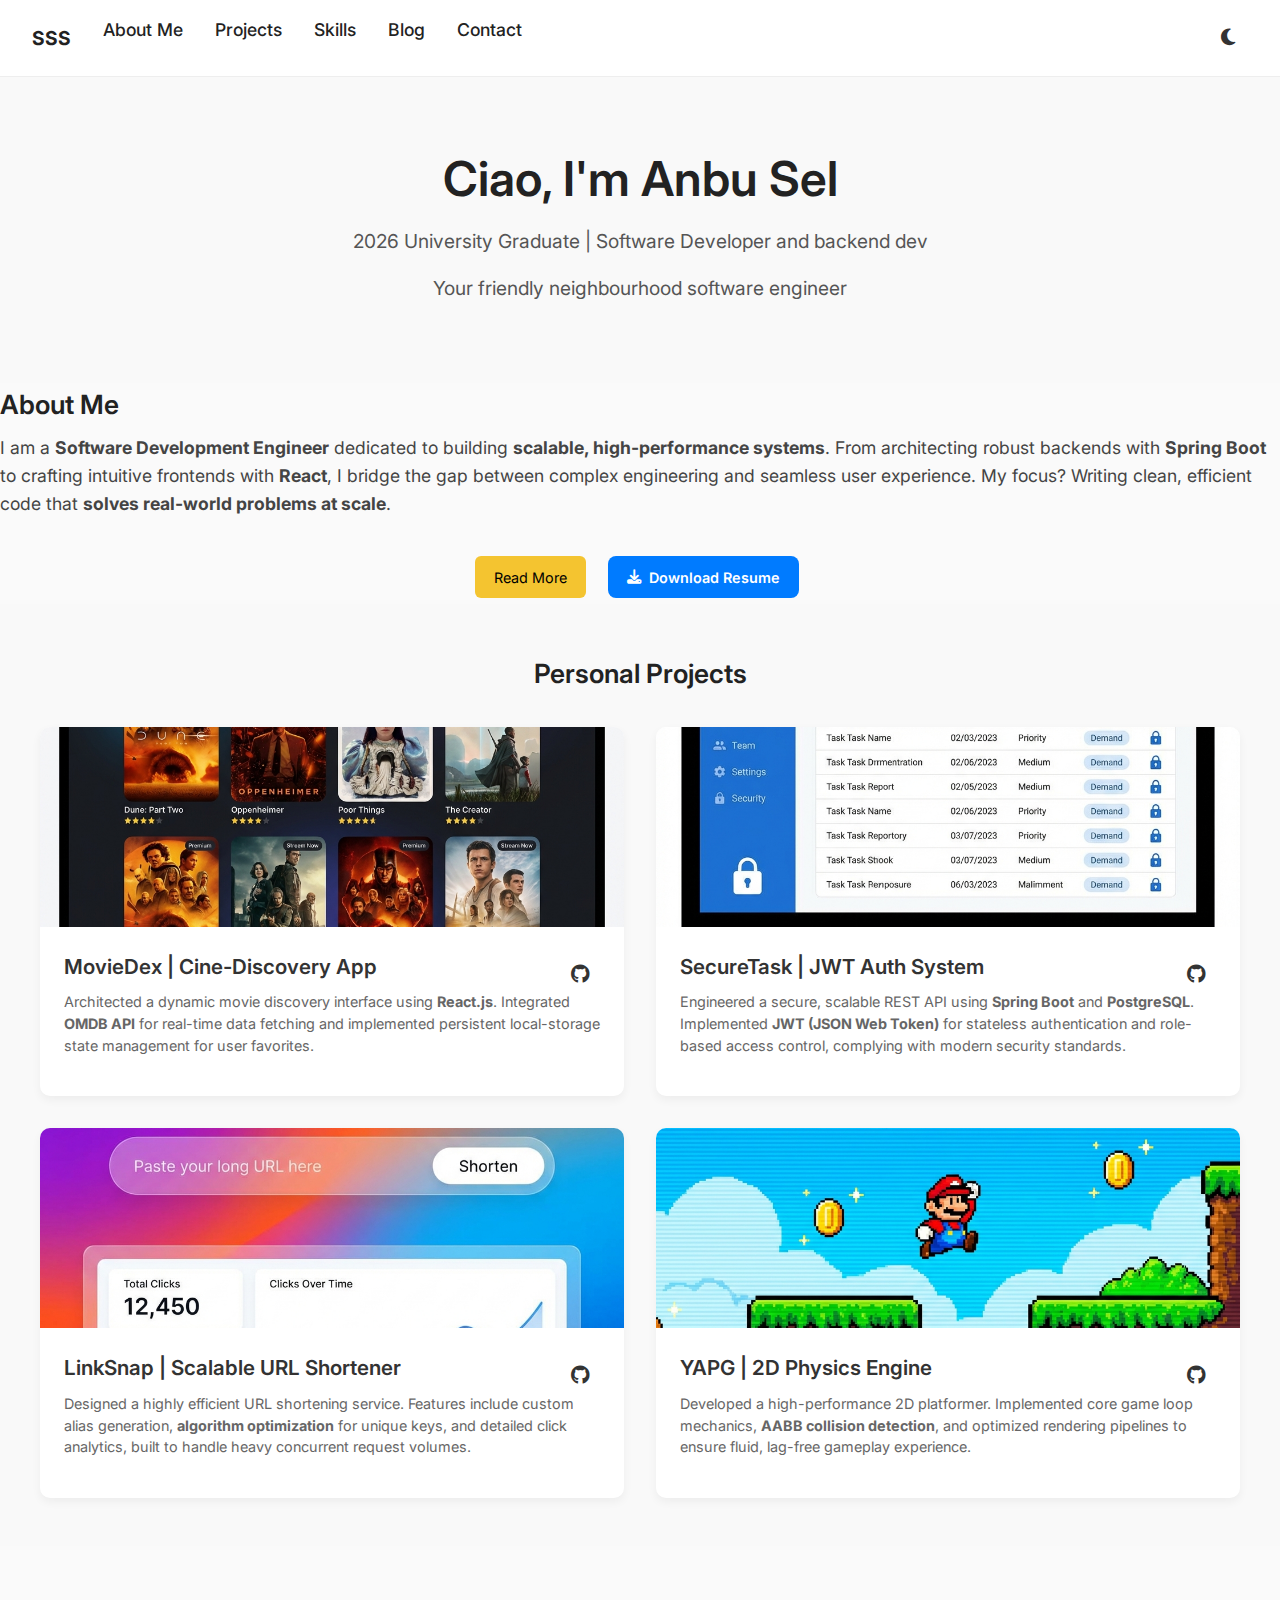
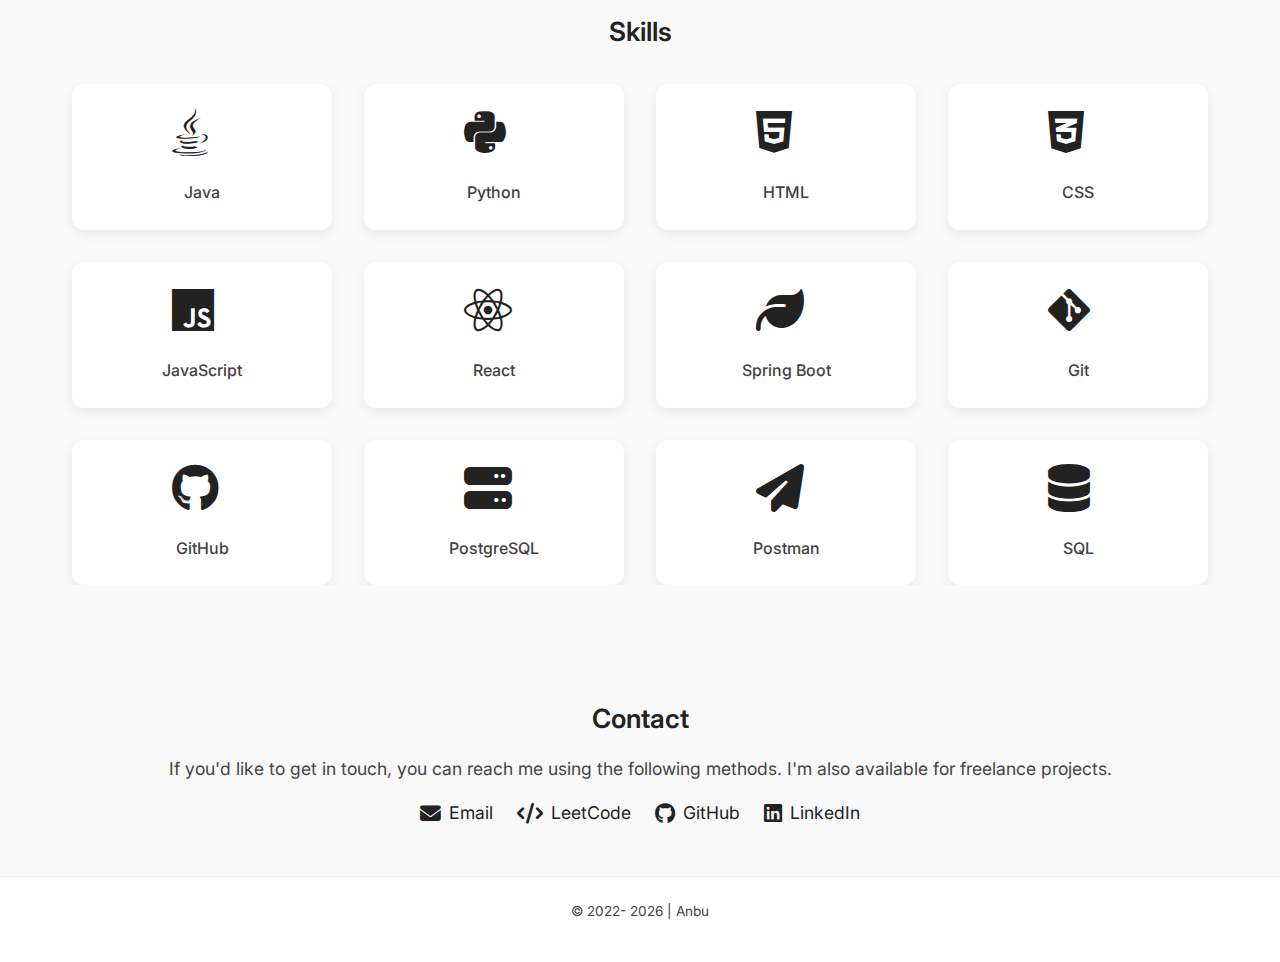
<file: index.html>
<!DOCTYPE html>
<html lang="en">

<head>
  <meta charset="UTF-8" />
  <meta name="viewport" content="width=device-width, initial-scale=1.0" />
  <title> Anbu  | Portfolio</title>
  <link rel="stylesheet" href="style.css" />
  <link rel="stylesheet" href="https://cdnjs.cloudflare.com/ajax/libs/font-awesome/6.5.1/css/all.min.css" />


  <link rel="stylesheet" href="https://cdnjs.cloudflare.com/ajax/libs/font-awesome/6.4.0/css/all.min.css">
  <link href="https://fonts.googleapis.com/css2?family=Inter:wght@400;600&display=swap" rel="stylesheet">

</head>
  <link rel="icon" href="data:image/svg+xml,<svg xmlns='http://www.w3.org/2000/svg' viewBox='0 0 100 100'><style>.c{fill:%23000}.w{fill:%23fff}</style><circle cx='50' cy='50' r='48' class='c'/><path d='M50,2a48,48 0 0,1 0,96a24,24 0 0,1 0-48a24,24 0 0,0 0-48' class='w'/><circle cx='50' cy='26' r='6' class='c'/><circle cx='50' cy='74' r='6' class='w'/></svg>">
</head>

<body>
  <div class="progress-container">
    <div class="progress-bar" id="progressBar"></div>
  </div>
  <!-- Navbar -->
  <!-- Navbar -->
  <header class="navbar" id="home">
    <div class="logo">SSS</div>
    <nav>
      <ul class="nav-links">
        <li><a href="#hero">About Me</a></li>
        <li><a href="#projects">Projects</a></li>
        <li><a href="#skills">Skills</a></li>
        <li><a href="https://thrive-blog.vercel.app/">Blog</a></li>
        <li><a href="#contact">Contact</a></li>
      </ul>
    </nav>
    <button class="theme-toggle" id="theme-toggle" aria-label="Toggle dark mode">
      <i class="fas fa-moon"></i>
      <i class="fas fa-sun" style="display: none;"></i>
    </button>
  </header>

  <!-- Hero Section -->
  <section class="hero" id="hero">
    <h1>Ciao, I'm <span class="typing-text"></span><span class="cursor"></span></h1>
    <p>2026 University Graduate | Software Developer and backend dev</p>
    <p>Your friendly neighbourhood software engineer </p>

  </section>

  <!-- About Section -->
  <section class="about-section" id="about">
    <div class="about-container">
      <h2>About Me</h2>
      <p>
        I am a <strong>Software Development Engineer</strong> dedicated to building <strong>scalable, high-performance systems</strong>.
        From architecting robust backends with <strong>Spring Boot</strong> to crafting intuitive frontends with <strong>React</strong>, I bridge the gap between complex engineering and seamless user experience.
        My focus? Writing clean, efficient code that <strong>solves real-world problems at scale</strong>.
      </p>

      <!-- Action buttons -->
      <div class="action-buttons" style="justify-content: center;">
        <div class="read-more-wrap">
          <a href="information.html" class="btn read-more-btn">Read More</a>
        </div>
        <div class="download-resume-wrap">
          <a href="https://drive.google.com/file/d/1CQOgvJxcIOgqvU987mTK-DgWUfHYWzV6/view?usp=sharing"
            class="btn download-resume-btn" target="_blank" rel="noopener">
            <i class="fas fa-download"></i> Download Resume
          </a>
        </div>
      </div>
    </div>
  </section>




  <!-- Projects Section -->
  <section id="projects" class="projects">
    <h2>Personal Projects</h2>
    <div class="project-grid">
      <div class="project-card">
        <!-- REPLACE THIS IMAGE: Replace 'img/moviedex-project.jpg' with your actual project screenshot/image -->
        <img src="img/movie-new.png" alt="MovieDex Project Screenshot" class="project-image">
        <div class="project-content">
          <h3>MovieDex | Cine-Discovery App</h3>
          <p>Architected a dynamic movie discovery interface using <strong>React.js</strong>. Integrated <strong>OMDB API</strong> for real-time data fetching and implemented persistent local-storage state management for user favorites.</p>
          <!-- REPLACE THIS LINK: Replace '#' with your actual GitHub repository URL for MovieDex -->
          <a href="https://github.com/anbu-max/Moviedex" class="github-link" target="_blank" rel="noopener"
            aria-label="View MovieDex on GitHub">
            <i class="fab fa-github"></i>
          </a>
        </div>
      </div>
      <div class="project-card">
        <!-- REPLACE THIS IMAGE: Replace 'img/todo-auth-project.jpg' with your actual project screenshot/image -->
        <img src="img/todo-new.png" alt="Todo Auth Project Screenshot" class="project-image">
        <div class="project-content">
          <h3>SecureTask | JWT Auth System</h3>
          <p>Engineered a secure, scalable REST API using <strong>Spring Boot</strong> and <strong>PostgreSQL</strong>. Implemented <strong>JWT (JSON Web Token)</strong> for stateless authentication and role-based access control, complying with modern security standards.</p>
          <!-- REPLACE THIS LINK: Replace '#' with your actual GitHub repository URL for Todo Auth -->
          <a href="https://github.com/anbu-max/TodoJwtAuth" class="github-link" target="_blank" rel="noopener"
            aria-label="View Todo Auth on GitHub">
            <i class="fab fa-github"></i>
          </a>
        </div>
      </div>
      <div class="project-card">
        <!-- REPLACE THIS IMAGE: Replace 'img/url-shortener-project.jpg' with your actual project screenshot/image -->
        <img src="img/url-new.png"
          alt="URL Shortener Project Screenshot" class="project-image">
        <div class="project-content">
          <h3>LinkSnap | Scalable URL Shortener</h3>
          <p>Designed a highly efficient URL shortening service. Features include custom alias generation, <strong>algorithm optimization</strong> for unique keys, and detailed click analytics, built to handle heavy concurrent request volumes.</p>
          <!-- REPLACE THIS LINK: Replace '#' with your actual GitHub repository URL for URL Shortener -->
          <a href="https://github.com/anbu-max/URLs-Simplifier" class="github-link" target="_blank" rel="noopener"
            aria-label="View URL Shortener on GitHub">
            <i class="fab fa-github"></i>
          </a>
        </div>
      </div>
      <div class="project-card">
        <!-- REPLACE THIS IMAGE: Replace 'img/yapg-project.jpg' with your actual project screenshot/image -->
        <img src="img/yapg-new.png"
          alt="YAPG Game Project Screenshot" class="project-image">
        <div class="project-content">
          <h3>YAPG | 2D Physics Engine</h3>
          <p>Developed a high-performance 2D platformer. Implemented core game loop mechanics, <strong>AABB collision detection</strong>, and optimized rendering pipelines to ensure fluid, lag-free gameplay experience.</p>
          <!-- REPLACE THIS LINK: Replace '#' with your actual GitHub repository URL for YAPG -->
          <a href="#" class="github-link" target="_blank" rel="noopener" aria-label="View YAPG on GitHub">
            <i class="fab fa-github"></i>
          </a>
        </div>
      </div>
    </div>
  </section>

  <!-- Skills Section -->
  <section id="skills" class="skills">
    <h2>Skills</h2>

    <div class="skills-container">
      <!-- Skill Item -->
      <div class="skill">
        <i class="fa-brands fa-java"></i>
        <span>Java</span>
      </div>

      <div class="skill">
        <i class="fa-brands fa-python"></i>
        <span>Python</span>
      </div>

      <div class="skill">
        <i class="fa-brands fa-html5"></i>
        <span>HTML</span>
      </div>

      <div class="skill">
        <i class="fa-brands fa-css3-alt"></i>
        <span>CSS</span>
      </div>

      <div class="skill">
        <i class="fa-brands fa-js"></i>
        <span>JavaScript</span>
      </div>

      <div class="skill">
        <i class="fa-brands fa-react"></i>
        <span>React</span>
      </div>

      <div class="skill">
        <i class="fas fa-leaf"></i>
        <span>Spring Boot</span>
      </div>

      <div class="skill">
        <i class="fa-brands fa-git-alt"></i>
        <span>Git</span>
      </div>

      <div class="skill">
        <i class="fa-brands fa-github"></i>
        <span>GitHub</span>
      </div>

      <div class="skill">
        <i class="fas fa-server"></i>
        <span>PostgreSQL</span>
      </div>

      <div class="skill">
        <i class="fas fa-paper-plane"></i>
        <span>Postman</span>
      </div>

      <div class="skill">
        <i class="fas fa-database"></i>
        <span>SQL</span>
      </div>
    </div>
  </section>


  <!-- Contact -->

  <!-- Contact Section -->
  <section id="contact" class="contact">
    <h2>Contact</h2>
    <p>If you'd like to get in touch, you can reach me using the following methods.
      I'm also available for freelance projects.</p>

    <div class="contact-links">
      <a href="mailto:anbuselvan.devz@gmail.com">
        <i class="fas fa-envelope"></i> Email
      </a>
      <a href="https://leetcode.com/u/AnbuselvanA/" target="_blank">
        <i class="fas fa-code"></i> LeetCode
      </a>
      <a href="https://github.com/anbu-max" target="_blank">
        <i class="fab fa-github"></i> GitHub
      </a>
      <a href="https://www.linkedin.com/in/anbuselvan01/" target="_blank">
        <i class="fab fa-linkedin"></i> LinkedIn
      </a>
    </div>
  </section>



  <!-- Footer -->
  <footer class="footer">
    <p>© 2022- 2026 | Anbu</p>
  </footer>

  <script src="script.js"></script>
  <script src="effects.js"></script>
</body>

</html>
</file>
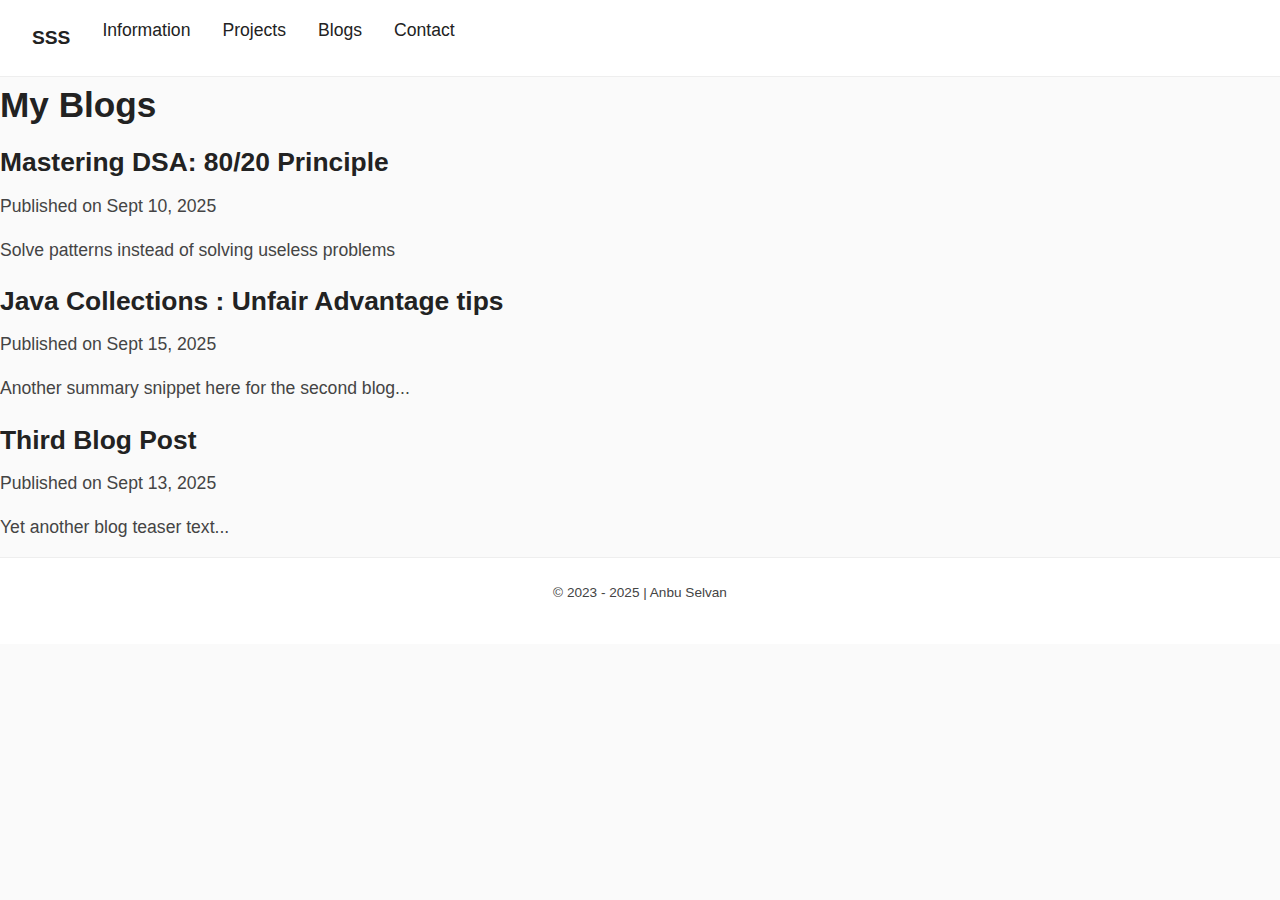
<file: blogs.html>
<!DOCTYPE html>
<html lang="en">
<head>
  <meta charset="UTF-8">
  <meta name="viewport" content="width=device-width,initial-scale=1.0">
  <title>All Blogs — Anbu Selvan</title>
  <link rel="stylesheet" href="style.css">
</head>
<body>
  <!-- Navbar -->
  <header class="navbar">
    <div class="logo">SSS</div>
    <nav>
      <ul class="nav-links">
        <li><a href="index.html#info">Information</a></li>
        <li><a href="index.html#projects">Projects</a></li>
        <li><a href="index.html#blog">Blogs</a></li>
        <li><a href="index.html#contact">Contact</a></li>
      </ul>
    </nav>
  </header>

  <main class="allblogs-container">
    <h1>My Blogs</h1>

    <div class="blog-title">
      <h2><a href="blogs/post1.html">Mastering DSA: 80/20 Principle</a></h2>
      <p class="meta">Published on Sept 10, 2025</p>
      <p>Solve patterns instead of solving useless problems</p>
    </div>

    <div class="blog-title">
      <h2><a href="blogs/post2.html">Java Collections : Unfair Advantage tips</a></h2>
      <p class="meta">Published on Sept 15, 2025</p>
      <p>Another summary snippet here for the second blog...</p>
    </div>

    <div class="blog-title">
      <h2><a href="blogs/post3.html">Third Blog Post</a></h2>
      <p class="meta">Published on Sept 13, 2025</p>
      <p>Yet another blog teaser text...</p>
    </div>
  </main>


  <footer class="footer">
    <p>© 2023 - 2025 | Anbu Selvan</p>
  </footer>

  <script src="script.js" defer></script>
</body>
</html>
</file>
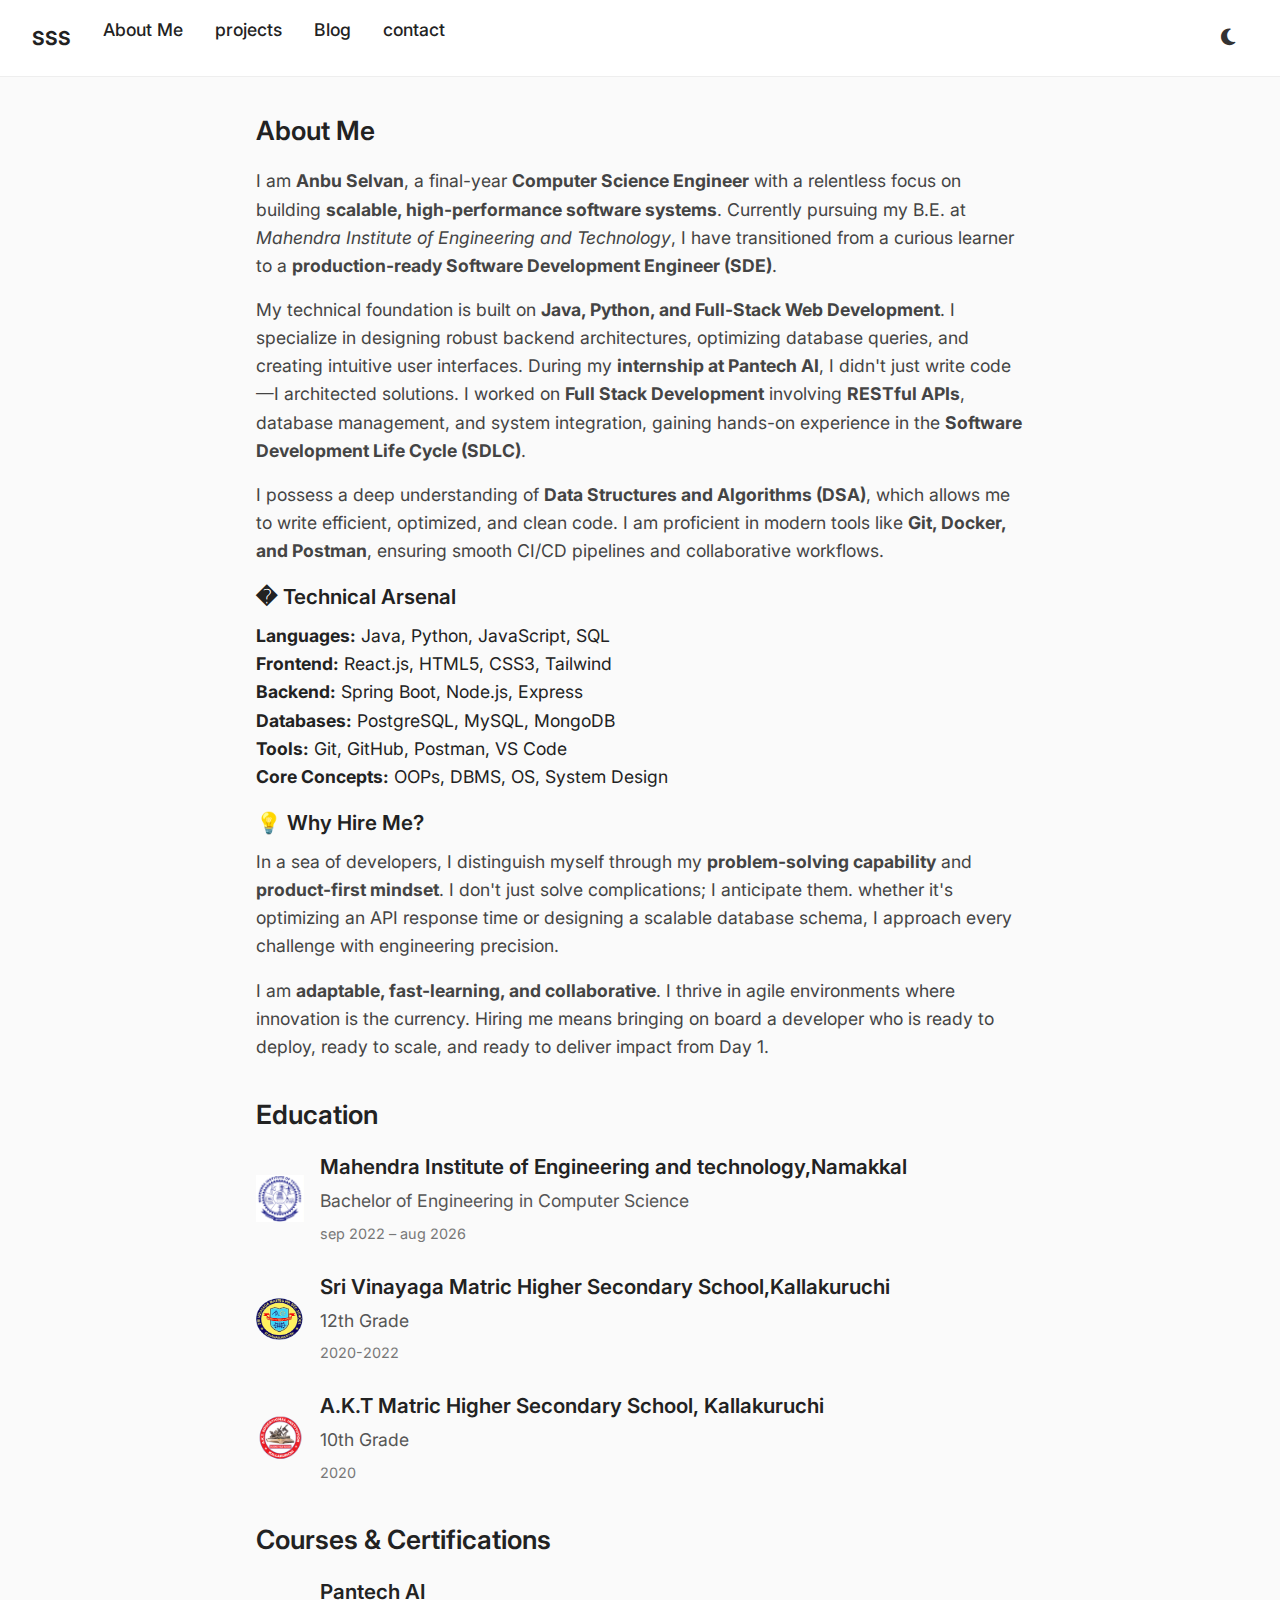
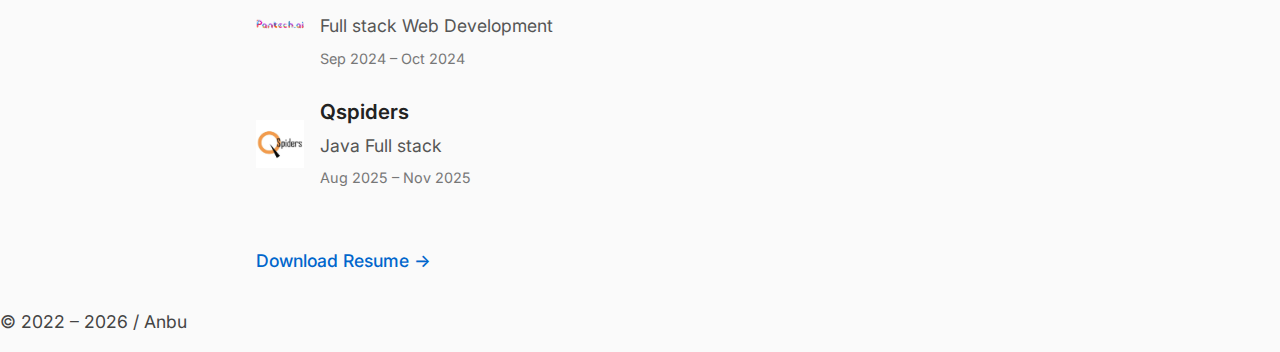
<file: information.html>
<!doctype html>
<html lang="en">

<head>
  <meta charset="utf-8" />
  <meta name="viewport" content="width=device-width,initial-scale=1" />
  <title>Information — Portfolio</title>
  <link rel="stylesheet" href="style.css">
  <link rel="stylesheet" href="https://cdnjs.cloudflare.com/ajax/libs/font-awesome/6.5.1/css/all.min.css" />
  <link href="https://fonts.googleapis.com/css2?family=Inter:wght@400;500;600;700&display=swap" rel="stylesheet">
  <link rel="icon" href="data:image/svg+xml,<svg xmlns='http://www.w3.org/2000/svg' viewBox='0 0 100 100'><style>.c{fill:%23000}.w{fill:%23fff}</style><circle cx='50' cy='50' r='48' class='c'/><path d='M50,2a48,48 0 0,1 0,96a24,24 0 0,1 0-48a24,24 0 0,0 0-48' class='w'/><circle cx='50' cy='26' r='6' class='c'/><circle cx='50' cy='74' r='6' class='w'/></svg>">
</head>

<body>
  <div class="progress-container">
    <div class="progress-bar" id="progressBar"></div>
  </div>

  <!-- Navbar -->
  <header class="navbar">
    <div class="logo">SSS</div>
    <nav>
      <ul class="nav-links">
        <li><a href="index.html#hero">About Me</a></li>
        <li><a href="index.html#projects">projects</a></li>
        <li><a href="index.html#blog">Blog</a></li>
        <li><a href="index.html#contact">contact</a></li>
      </ul>
    </nav>
    <button class="theme-toggle" id="theme-toggle" aria-label="Toggle dark mode">
      <i class="fas fa-moon"></i>
      <i class="fas fa-sun" style="display: none;"></i>
    </button>
  </header>

  <!-- Information Content -->
  <main class="info-container">
    <h2>About Me</h2>

    <p>
      I am <strong>Anbu Selvan</strong>, a final-year <strong>Computer Science Engineer</strong> with a relentless focus on building <strong>scalable, high-performance software systems</strong>.
      Currently pursuing my B.E. at <em>Mahendra Institute of Engineering and Technology</em>, I have transitioned from a curious learner to a <strong>production-ready Software Development Engineer (SDE)</strong>.
    </p>

    <p>
      My technical foundation is built on <strong>Java, Python, and Full-Stack Web Development</strong>. I specialize in designing robust backend architectures, optimizing database queries, and creating intuitive user interfaces.
      During my <strong>internship at Pantech AI</strong>, I didn't just write code—I architected solutions. I worked on <strong>Full Stack Development</strong> involving <strong>RESTful APIs</strong>, database management, and system integration, gaining hands-on experience in the <strong>Software Development Life Cycle (SDLC)</strong>.
    </p>

    <p>
      I possess a deep understanding of <strong>Data Structures and Algorithms (DSA)</strong>, which allows me to write efficient, optimized, and clean code. I am proficient in modern tools like <strong>Git, Docker, and Postman</strong>, ensuring smooth CI/CD pipelines and collaborative workflows.
    </p>

    <h3>� Technical Arsenal</h3>
    <ul style="list-style-type: none; padding-left: 0;">
        <li><strong>Languages:</strong> Java, Python, JavaScript, SQL</li>
        <li><strong>Frontend:</strong> React.js, HTML5, CSS3, Tailwind</li>
        <li><strong>Backend:</strong> Spring Boot, Node.js, Express</li>
        <li><strong>Databases:</strong> PostgreSQL, MySQL, MongoDB</li>
        <li><strong>Tools:</strong> Git, GitHub, Postman, VS Code</li>
        <li><strong>Core Concepts:</strong> OOPs, DBMS, OS, System Design</li>
    </ul>

    <h3>💡 Why Hire Me?</h3>
    <p>
      In a sea of developers, I distinguish myself through my <strong>problem-solving capability</strong> and <strong>product-first mindset</strong>.
      I don't just solve complications; I anticipate them. whether it's optimizing an API response time or designing a scalable database schema, I approach every challenge with engineering precision.
    </p>

    <p>
      I am <strong>adaptable, fast-learning, and collaborative</strong>. I thrive in agile environments where innovation is the currency.
      Hiring me means bringing on board a developer who is ready to deploy, ready to scale, and ready to deliver impact from Day 1.
    </p>

    <!-- Education -->
    <h2>Education</h2>
    <div class="timeline">
      <div class="timeline-item">
        <img src="img/miet.png" alt="Malla Reddy University Logo">
        <div>
          <h3>Mahendra Institute of Engineering and technology,Namakkal</h3>
          <p>Bachelor of Engineering in Computer Science</p>
          <span class="date">sep 2022 – aug 2026</span>
        </div>
      </div>

      <div class="timeline-item">
        <img src="img/svmss.png" alt="APS Logo">
        <div>
          <h3>Sri Vinayaga Matric Higher Secondary School,Kallakuruchi</h3>
          <p>12th Grade</p>
          <span class="date">2020-2022</span>
        </div>
      </div>


      <div class="timeline-item">
        <img src="img/akt.png" alt="APS Logo">
        <div>
          <h3>A.K.T Matric Higher Secondary School, Kallakuruchi</h3>
          <p>10th Grade</p>
          <span class="date">2020</span>
        </div>
      </div>
    </div>

    <!-- Experience -->
    <h2>Courses & Certifications</h2>
    <div class="timeline">
      <div class="timeline-item">
        <img src="img/PANTECH-AI.png" alt="Pantech AI Logo">
        <div>
          <h3>Pantech AI</h3>
          <p>Full stack Web Development</p>
          <span class="date">Sep 2024 – Oct 2024</span>
        </div>
      </div>

      <div class="timeline-item">
        <img src="img/Qspiders.jpeg" alt="Qspiders Logo">
        <div>
          <h3>Qspiders</h3>
          <p>Java Full stack</p>
          <span class="date">Aug 2025 – Nov 2025</span>
        </div>
      </div>

      <!-- Resume -->
      <div class="resume-download">
        <a href="https://drive.google.com/uc?export=download&id=1vLJaYv8E0XmO0puM1PXtrZA71kMHo1IL">
          Download Resume →
        </a>
      </div>
  </main>

  <footer>
    <p>© 2022 – 2026 / Anbu</p>
  </footer>

  <script src="script.js"></script>
</body>

</html>
</file>
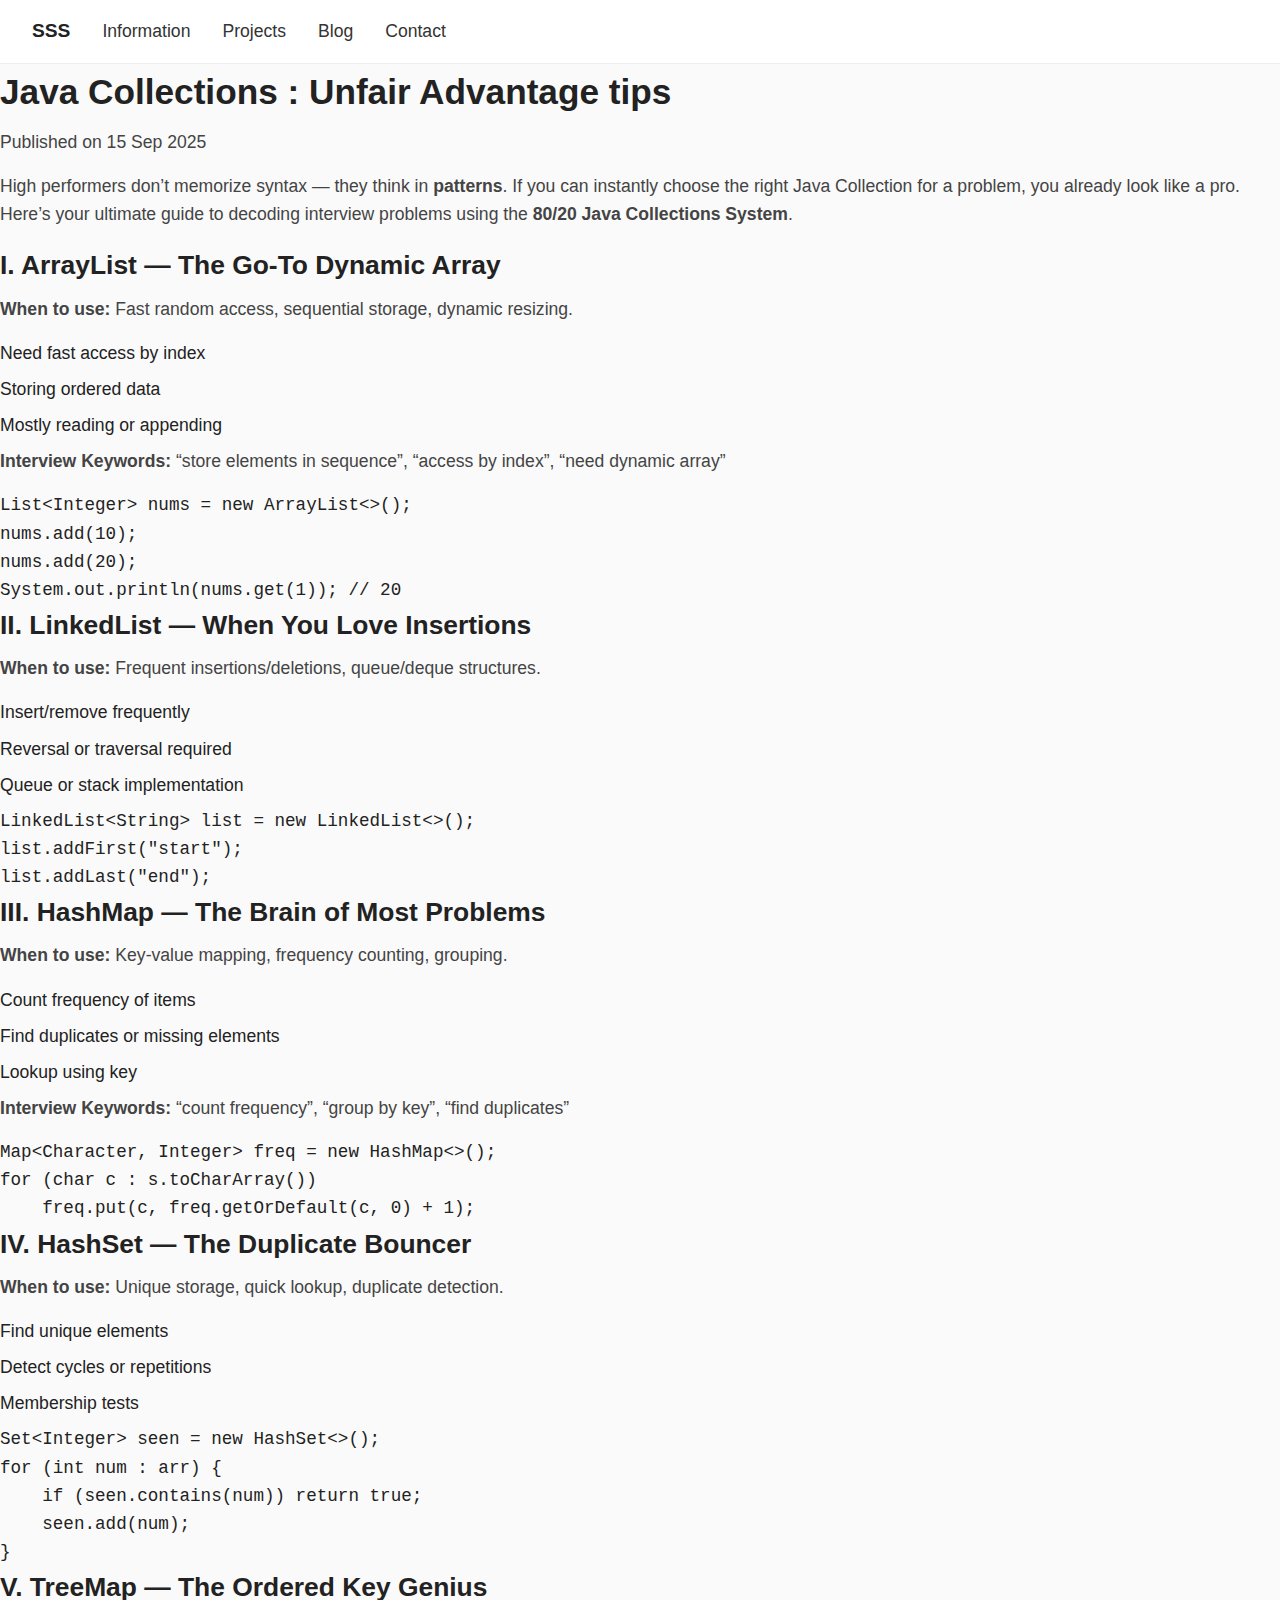
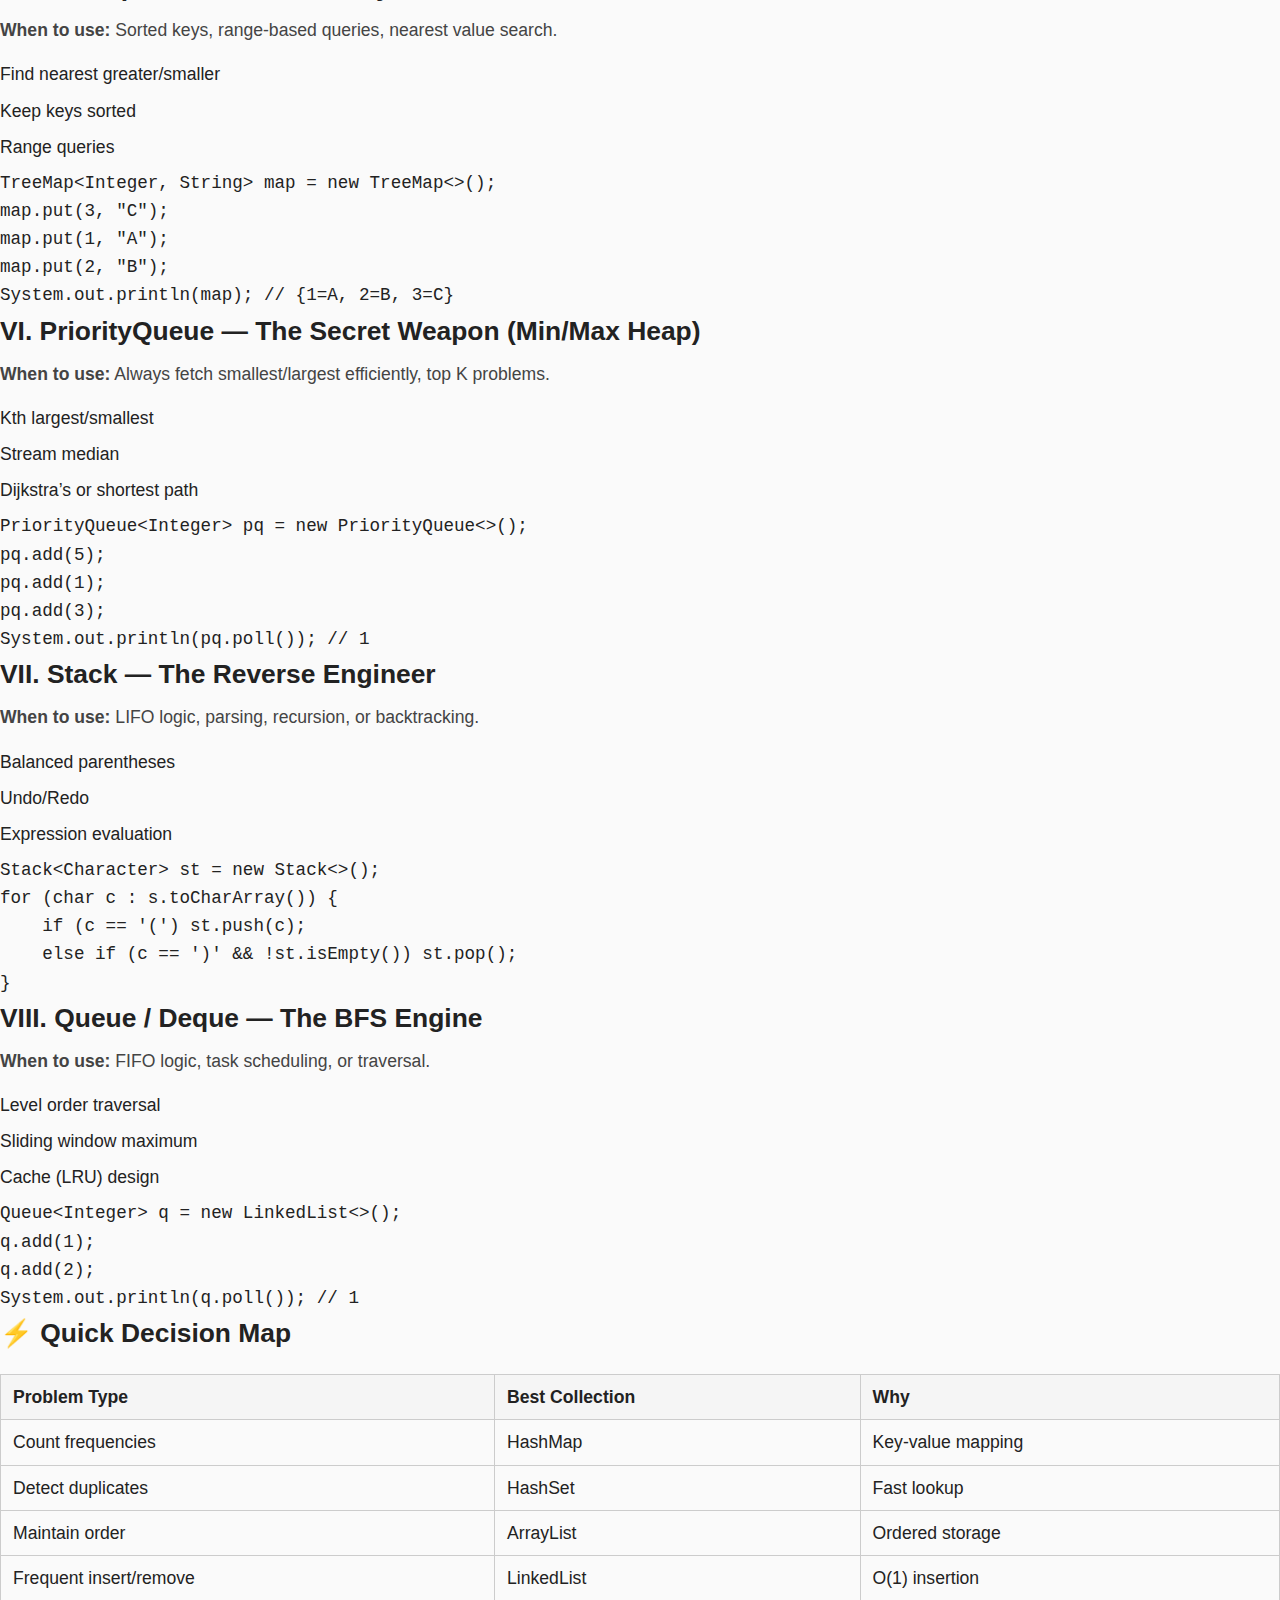
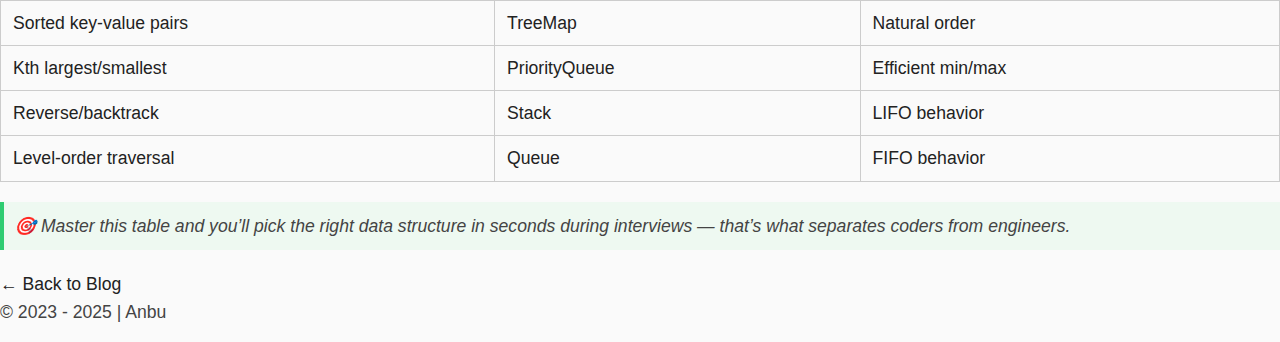
<file: blogs/post2.html>
<!DOCTYPE html>
<html lang="en">
<head>
  <meta charset="UTF-8">
  <meta name="viewport" content="width=device-width, initial-scale=1.0">
  <title>Java Collections: Unfair Advantage tips</title>
  <link rel="stylesheet" href="../style.css">
</head>
<body>
    <style>
            ol[type="I"] li {
  margin-bottom: 8px;
  font-weight: 500;
}
table {
  width: 100%;
  border-collapse: collapse;
  margin-top: 20px;
}
table th, table td {
  border: 1px solid #ccc;
  padding: 8px 12px;
  text-align: left;
}
table th {
  background-color: #f5f5f5;
  font-weight: bold;
}
.tip {
  background: #eef9f1;
  border-left: 4px solid #2ecc71;
  padding: 10px;
  margin: 20px 0;
  font-style: italic;
}


    </style>
  <!-- Navbar -->
  <header>
    <nav class="blog-nav">
      <div class="logo">SSS</div>
      <ul>
        <li><a href="../index.html#info">Information</a></li>
        <li><a href="../index.html#projects">Projects</a></li>
        <li><a href="../index.html#blog">Blog</a></li>
        <li><a href="../index.html#contact">Contact</a></li>
      </ul>
    </nav>
  </header>

  <!-- Blog Content -->
  <main class="blog-container">
    <h1>Java Collections : Unfair Advantage tips</h1>
    <p class="date">Published on 15 Sep 2025</p>

    <p>High performers don’t memorize syntax — they think in <strong>patterns</strong>. If you can instantly choose the right Java Collection for a problem, you already look like a pro. Here’s your ultimate guide to decoding interview problems using the <strong>80/20 Java Collections System</strong>.</p>

    <h2>I. ArrayList — The Go-To Dynamic Array</h2>
    <p><strong>When to use:</strong> Fast random access, sequential storage, dynamic resizing.</p>
    <ol type="I">
      <li>Need fast access by index</li>
      <li>Storing ordered data</li>
      <li>Mostly reading or appending</li>
    </ol>
    <p><strong>Interview Keywords:</strong> “store elements in sequence”, “access by index”, “need dynamic array”</p>
    <pre><code>List&lt;Integer&gt; nums = new ArrayList&lt;&gt;();
nums.add(10);
nums.add(20);
System.out.println(nums.get(1)); // 20</code></pre>

    <h2>II. LinkedList — When You Love Insertions</h2>
    <p><strong>When to use:</strong> Frequent insertions/deletions, queue/deque structures.</p>
    <ol type="I">
      <li>Insert/remove frequently</li>
      <li>Reversal or traversal required</li>
      <li>Queue or stack implementation</li>
    </ol>
    <pre><code>LinkedList&lt;String&gt; list = new LinkedList&lt;&gt;();
list.addFirst("start");
list.addLast("end");</code></pre>

    <h2>III. HashMap — The Brain of Most Problems</h2>
    <p><strong>When to use:</strong> Key-value mapping, frequency counting, grouping.</p>
    <ol type="I">
      <li>Count frequency of items</li>
      <li>Find duplicates or missing elements</li>
      <li>Lookup using key</li>
    </ol>
    <p><strong>Interview Keywords:</strong> “count frequency”, “group by key”, “find duplicates”</p>
    <pre><code>Map&lt;Character, Integer&gt; freq = new HashMap&lt;&gt;();
for (char c : s.toCharArray())
    freq.put(c, freq.getOrDefault(c, 0) + 1);</code></pre>

    <h2>IV. HashSet — The Duplicate Bouncer</h2>
    <p><strong>When to use:</strong> Unique storage, quick lookup, duplicate detection.</p>
    <ol type="I">
      <li>Find unique elements</li>
      <li>Detect cycles or repetitions</li>
      <li>Membership tests</li>
    </ol>
    <pre><code>Set&lt;Integer&gt; seen = new HashSet&lt;&gt;();
for (int num : arr) {
    if (seen.contains(num)) return true;
    seen.add(num);
}</code></pre>

    <h2>V. TreeMap — The Ordered Key Genius</h2>
    <p><strong>When to use:</strong> Sorted keys, range-based queries, nearest value search.</p>
    <ol type="I">
      <li>Find nearest greater/smaller</li>
      <li>Keep keys sorted</li>
      <li>Range queries</li>
    </ol>
    <pre><code>TreeMap&lt;Integer, String&gt; map = new TreeMap&lt;&gt;();
map.put(3, "C");
map.put(1, "A");
map.put(2, "B");
System.out.println(map); // {1=A, 2=B, 3=C}</code></pre>

    <h2>VI. PriorityQueue — The Secret Weapon (Min/Max Heap)</h2>
    <p><strong>When to use:</strong> Always fetch smallest/largest efficiently, top K problems.</p>
    <ol type="I">
      <li>Kth largest/smallest</li>
      <li>Stream median</li>
      <li>Dijkstra’s or shortest path</li>
    </ol>
    <pre><code>PriorityQueue&lt;Integer&gt; pq = new PriorityQueue&lt;&gt;();
pq.add(5);
pq.add(1);
pq.add(3);
System.out.println(pq.poll()); // 1</code></pre>

    <h2>VII. Stack — The Reverse Engineer</h2>
    <p><strong>When to use:</strong> LIFO logic, parsing, recursion, or backtracking.</p>
    <ol type="I">
      <li>Balanced parentheses</li>
      <li>Undo/Redo</li>
      <li>Expression evaluation</li>
    </ol>
    <pre><code>Stack&lt;Character&gt; st = new Stack&lt;&gt;();
for (char c : s.toCharArray()) {
    if (c == '(') st.push(c);
    else if (c == ')' && !st.isEmpty()) st.pop();
}</code></pre>

    <h2>VIII. Queue / Deque — The BFS Engine</h2>
    <p><strong>When to use:</strong> FIFO logic, task scheduling, or traversal.</p>
    <ol type="I">
      <li>Level order traversal</li>
      <li>Sliding window maximum</li>
      <li>Cache (LRU) design</li>
    </ol>
    <pre><code>Queue&lt;Integer&gt; q = new LinkedList&lt;&gt;();
q.add(1);
q.add(2);
System.out.println(q.poll()); // 1</code></pre>

    <h2>⚡ Quick Decision Map</h2>
    <table>
      <tr><th>Problem Type</th><th>Best Collection</th><th>Why</th></tr>
      <tr><td>Count frequencies</td><td>HashMap</td><td>Key-value mapping</td></tr>
      <tr><td>Detect duplicates</td><td>HashSet</td><td>Fast lookup</td></tr>
      <tr><td>Maintain order</td><td>ArrayList</td><td>Ordered storage</td></tr>
      <tr><td>Frequent insert/remove</td><td>LinkedList</td><td>O(1) insertion</td></tr>
      <tr><td>Sorted key-value pairs</td><td>TreeMap</td><td>Natural order</td></tr>
      <tr><td>Kth largest/smallest</td><td>PriorityQueue</td><td>Efficient min/max</td></tr>
      <tr><td>Reverse/backtrack</td><td>Stack</td><td>LIFO behavior</td></tr>
      <tr><td>Level-order traversal</td><td>Queue</td><td>FIFO behavior</td></tr>
    </table>

    <p class="tip">🎯 Master this table and you’ll pick the right data structure in seconds during interviews — that’s what separates coders from engineers.</p>

    <a href="../index.html#blog" class="back-link">← Back to Blog</a>
  </main>

  <footer>
    <p>© 2023 - 2025 | Anbu</p>
  </footer>
</body>
</html>
</file>
<file: style.css>
/* Reset & Base */
* {
    margin: 0;
    padding: 0;
    box-sizing: border-box;
}

body {
    font-family: 'Inter',sans-serif,"Segoe UI", Arial, sans-serif;
    line-height: 1.6;
    background: #fafafa;
    color: #222;
}

body {
    font-family: 'Inter', sans-serif;
}

h1,
h2,
h3 {
    font-weight: 600;
    margin-bottom: 0.5rem;
}

p {
    margin-bottom: 1rem;
    color: #444;
}

a {
    color: inherit;
    text-decoration: none;
    transition: all 0.3s ease;
}

ul {
    list-style: none;
    padding: 0;
    margin: 0 0 1rem 0;
}

/* Navbar */
.navbar {
    display: flex;
    align-items: center;
    padding: 1rem 2rem;
    background: #fff;
    position: sticky;
    top: 0;
    z-index: 1000;
    border-bottom: 1px solid #eee;
}


.navbar > .logo {
    flex-shrink: 0;
    margin-right: 2rem;
}

.navbar > nav {
    flex: 1;
    display: flex;
    align-items: center;
    justify-content: space-between;
}

.navbar nav .nav-links {
    display: flex;
    gap: 2rem;
    align-items: center;
}

.navbar nav .theme-toggle {
    margin-left: 1rem;
}

.logo {
    font-weight: bold;
    font-size: 1.2rem;
}

.nav-links {
    display: flex;
    gap: 1.5rem;
}

.nav-links a {
    font-weight: 500;
    position: relative;
    display: inline-block;
    transform: scale(1);
}

.nav-links a:hover {
    color: #007bff;
    transform: scale(1.1);
}


/* Dark Mode Toggle Button */
.theme-toggle {
    background: none;
    border: none;
    cursor: pointer;
    font-size: 1.2rem;
    padding: 0.5rem;
    border-radius: 50%;
    transition: all 0.3s ease;
    color: #333;
    display: flex;
    align-items: center;
    justify-content: center;
    width: 40px;
    height: 40px;
    position: relative;
    z-index: 1001;
}

.theme-toggle:hover {
    background: rgba(0, 123, 255, 0.1);
    transform: scale(1.1);
}

.theme-toggle:active {
    transform: scale(0.95);
}

.theme-toggle i {
    transition: transform 0.3s ease;
}

/* Mobile Menu */
.menu-btn {
    display: none;
    background: none;
    border: none;
    font-size: 1.5rem;
    cursor: pointer;
    padding: 0.5rem;
    color: #333;
    transition: color 0.3s ease;
}

.menu-btn:hover {
    color: #007bff;
}

/* Dark mode mobile menu */
body.dark .menu-btn {
    color: #ffffff;
}

body.dark .menu-btn:hover {
    color: #f5f5dc;
}

body.dark .navbar nav .nav-links.active,
body.dark .blog-nav ul.active {
    background: #1a1a1a;
    box-shadow: 0 4px 10px rgba(0, 0, 0, 0.3);
}

/* Hero Section */
.hero {
    text-align: center;
    padding: 4rem 2rem;
    background: #f9f9f9;
}

.hero h1 {
    font-size: 2.2rem;
    margin-bottom: 0.5rem;
    animation: fadeInUp 1s ease-out 0.3s both;
    transition: transform 0.3s ease, text-shadow 0.3s ease;
    cursor: default;
}

.hero h1:hover {
    transform: translateY(-2px);
    text-shadow: 0 4px 15px rgba(0, 123, 255, 0.3);
}

.hero p {
    font-size: 1rem;
    color: #555;
    animation: fadeInUp 1s ease-out 0.6s both;
}

/* Animation keyframes */
@keyframes fadeInUp {
    from {
        opacity: 0;
        transform: translateY(30px);
    }
    to {
        opacity: 1;
        transform: translateY(0);
    }
}

.btn {
    display: inline-block;
    margin-top: 1rem;
    padding: 0.6rem 1.2rem;

    background: #f4c430;
    color: #000;
    border-radius: 6px;
    font-size: 0.9rem;
    transition: background 0.2s ease;
}

.btn:hover {

    background: #d4af37;
}

/* Action Buttons */
.action-buttons {
    display: flex;
    gap: 1rem;
    align-items: center;
    margin-top: 1rem;
}

.download-resume-wrap {
    position: relative;
    display: inline-block;
    border-radius: 10px;
    padding: 6px;
}

.download-resume-wrap::before {
    content: "";
    position: absolute;
    inset: -6px;
    border-radius: 12px;
    background: rgba(255, 255, 255, 0.06);
    -webkit-backdrop-filter: blur(4px);
    backdrop-filter: blur(4px);
    pointer-events: none;
    z-index: 0;
    transition: opacity 0.18s ease;
}

.download-resume-btn {
    position: relative;
    z-index: 2;
    display: inline-flex;
    align-items: center;
    gap: 0.5rem;
    padding: 0.6rem 1.2rem;
    background: #007bff;
    color: #fff;
    border-radius: 8px;
    text-decoration: none;
    font-weight: 600;
    transition: transform 0.15s ease, box-shadow 0.15s ease, background 0.15s ease;
}

.download-resume-btn:hover {
    transform: translateY(-3px);
    box-shadow: 0 8px 20px rgba(0, 123, 255, 0.3);
    background: #0056b3;
}

.download-resume-btn i {
    font-size: 0.9rem;
}

/* Quote */
.quote {
    text-align: center;
    padding: 2rem;
    font-style: italic;
    background: #fff;
}

.quote span {
    display: block;
    margin-top: 0.5rem;
    font-weight: bold;
    color: #333;
}

/* Information Section */
.info {
    padding: 3rem 2rem;
    max-width: 800px;
    margin: auto;
}

.info h2 {
    margin-bottom: 1rem;
}

.info h3 {
    margin: 1.5rem 0 0.5rem 0;
}

.info ul li {
    margin-bottom: 0.5rem;
    color: #555;
}


.download-resume {
    margin-top: 2rem;
}

.resume-btn {
    display: inline-flex;
    align-items: center;
    gap: 0.5rem;
    padding: 0.8rem 1.5rem;
    background: #000000;
    color: #fff;
    font-weight: 600;
    text-decoration: none;
    border-radius: 8px;
    transition: transform 0.2s ease, background 0.2s ease;
}

.resume-btn:hover {
    transform: scale(1.05);
    background: #333;
}






/* Projects Section */
.projects {
    padding: 3rem 2rem;
    background: #f9f9f9;
}

.projects h2 {
    text-align: center;
    margin-bottom: 2rem;
}

.project-grid {
    display: grid;

    grid-template-columns: repeat(2, 1fr);
    gap: 2rem;
    max-width: 1200px;
    margin: 0 auto;
}

.project-card {
    background: #fff;
    border-radius: 10px;
    box-shadow: 0 4px 10px rgba(0, 0, 0, 0.05);
    transition: transform 0.2s ease;

    overflow: hidden;
}

.project-card:hover {
    transform: translateY(-4px);

    box-shadow: 0 8px 25px rgba(0, 0, 0, 0.1);
}

.project-image {
    width: 100%;
    height: 200px;
    object-fit: cover;
    display: block;
    transition: transform 0.3s ease;
}

.project-card:hover .project-image {
    transform: scale(1.05);
}

.project-content {
    padding: 1.5rem;
    position: relative;
}

.project-content h3 {
    margin-bottom: 0.5rem;
    color: #333;
}

.project-content p {
    color: #666;
    font-size: 0.9rem;
    line-height: 1.5;
    margin-bottom: 1rem;
}

.github-link {
    position: absolute;
    top: 1.5rem;
    right: 1.5rem;
    color: #333;
    font-size: 1.2rem;
    transition: all 0.3s ease;
    padding: 0.5rem;
    border-radius: 50%;
    display: inline-block;
    width: 40px;
    height: 40px;
    text-align: center;
    line-height: 30px;
}

.github-link:hover {
    color: #ffffff;
    background: #007bff;
    box-shadow: 0 0 15px rgba(0, 123, 255, 0.6);
    transform: scale(1.1);
}

/* Skills Section */

.skills {
  padding: 4rem 0;

  max-width: 1200px;
  margin: 0 auto;
}

.skills h2 {
  text-align: center;
  margin-bottom: 2rem;
}


.skills-container {
  display: grid;
  grid-template-columns: repeat(4, 1fr);
  gap: 2rem;
  padding: 0 2rem;
  max-height: 600px;
  overflow-y: auto;
  scroll-behavior: smooth;
  scrollbar-width: thin;

  scrollbar-color: #ccc transparent;
}


.skills-container::-webkit-scrollbar {
  width: 8px;
}

.skills-container::-webkit-scrollbar-track {
  background: transparent;
}


.skills-container::-webkit-scrollbar-thumb {
  background: #ccc;
  border-radius: 4px;
}

.skills-container::-webkit-scrollbar-thumb:hover {
  background: #aaa;
}

.skill {
  display: flex;
  flex-direction: column;
  align-items: center;
  gap: 12px;

  padding: 1.5rem;
  background: #fff;
  border-radius: 12px;
  box-shadow: 0 4px 12px rgba(0, 0, 0, 0.08);
  transition: transform 0.3s ease, box-shadow 0.3s ease;
}

.skill:hover {
  transform: translateY(-4px);
  box-shadow: 0 8px 20px rgba(0, 0, 0, 0.12);
}

.skill i,
.skill img {

  font-size: 3rem;
  width: 60px;
  height: 60px;
  transition: transform 0.3s ease;
}

.skill:hover i,
.skill:hover img {
  transform: scale(1.1);
}

.skill span {
  font-size: 1rem;

  font-weight: 500;
  opacity: 0.85;

  text-align: center;
}


/* Skills Section Animations */
.skills {
  padding: 4rem 0;
  max-width: 1200px;
  margin: 0 auto;
  animation: fadeInUp 0.8s ease-out 0.2s both;
  }


.skills h2 {
    text-align: center;

  margin-bottom: 2rem;
  animation: fadeInUp 0.8s ease-out both;
}


.skills-container {
  display: grid;
  grid-template-columns: repeat(4, 1fr);
  gap: 2rem;
  padding: 0 2rem;
  max-height: 600px;
  overflow-y: auto;
  scroll-behavior: smooth;
  scrollbar-width: thin;
  scrollbar-color: #ccc transparent;
  animation: fadeInUp 1s ease-out 0.4s both;
}


/* Individual skill hover effects with specific colors */
.skill:nth-child(1):hover { /* Java */
  box-shadow: 0 8px 25px rgba(239, 68, 68, 0.4);
}

.skill:nth-child(2):hover { /* Python */
  box-shadow: 0 8px 25px rgba(59, 130, 246, 0.4);
    }


.skill:nth-child(3):hover { /* HTML */
  box-shadow: 0 8px 25px rgba(239, 68, 68, 0.4);
    }


.skill:nth-child(4):hover { /* CSS */
  box-shadow: 0 8px 25px rgba(59, 130, 246, 0.4);
    }


.skill:nth-child(5):hover { /* JavaScript */
  box-shadow: 0 8px 25px rgba(251, 191, 36, 0.4);
    }


.skill:nth-child(6):hover { /* React */
  box-shadow: 0 8px 25px rgba(6, 182, 212, 0.4);
}

.skill:nth-child(7):hover { /* Spring Boot */
  box-shadow: 0 8px 25px rgba(34, 197, 94, 0.4);
}

.skill:nth-child(8):hover { /* Git */
  box-shadow: 0 8px 25px rgba(251, 146, 60, 0.4);
}

.skill:nth-child(9):hover { /* GitHub */
  box-shadow: 0 8px 25px rgba(59, 130, 246, 0.4);
    }


.skill:nth-child(10):hover { /* PostgreSQL */
  box-shadow: 0 8px 25px rgba(59, 130, 246, 0.4);
}

.skill:nth-child(11):hover { /* Postman */
  box-shadow: 0 8px 25px rgba(251, 146, 60, 0.4);
    }


.skill:nth-child(12):hover { /* SQL */
  box-shadow: 0 8px 25px rgba(59, 130, 246, 0.4);
    }


/* Enhanced icon hover effects with color transitions */
.skill:nth-child(1) .fa-java:hover { /* Java */
  color: #ed1d24;
  filter: drop-shadow(0 0 8px rgba(239, 68, 68, 0.6));
    }


.skill:nth-child(1):hover span { /* Java text glow */
  text-shadow: 0 0 8px rgba(239, 68, 68, 0.6);
}

.skill:nth-child(2) .fa-python:hover { /* Python */
  color: #3776ab;
  filter: drop-shadow(0 0 8px rgba(59, 130, 246, 0.6));
}

.skill:nth-child(2):hover span { /* Python text glow */
  text-shadow: 0 0 8px rgba(59, 130, 246, 0.6);
}

.skill:nth-child(3) .fa-html5:hover { /* HTML */
  color: #e34f26;
  filter: drop-shadow(0 0 8px rgba(239, 68, 68, 0.6));
}

.skill:nth-child(3):hover span { /* HTML text glow */
  text-shadow: 0 0 8px rgba(239, 68, 68, 0.6);
}

.skill:nth-child(4) .fa-css3-alt:hover { /* CSS */
  color: #1572b6;
  filter: drop-shadow(0 0 8px rgba(59, 130, 246, 0.6));
 }


.skill:nth-child(4):hover span { /* CSS text glow */
  text-shadow: 0 0 8px rgba(59, 130, 246, 0.6);
}

.skill:nth-child(5) .fa-js:hover { /* JavaScript */
  color: #f7df1e;
  filter: drop-shadow(0 0 8px rgba(251, 191, 36, 0.6));
 }


.skill:nth-child(5):hover span { /* JavaScript text glow */
  text-shadow: 0 0 8px rgba(251, 191, 36, 0.6);
}

.skill:nth-child(6) .fa-react:hover { /* React */
  color: #61dafb;
  filter: drop-shadow(0 0 8px rgba(6, 182, 212, 0.6));
}

.skill:nth-child(6):hover span { /* React text glow */
  text-shadow: 0 0 8px rgba(6, 182, 212, 0.6);
 }


.skill:nth-child(7) img:hover { /* Spring Boot */
  filter: drop-shadow(0 0 8px rgba(34, 197, 94, 0.6));
}

.skill:nth-child(7):hover span { /* Spring Boot text glow */
  text-shadow: 0 0 8px rgba(34, 197, 94, 0.6);
}

.skill:nth-child(8) .fa-git-alt:hover { /* Git */
  color: #f05032;
  filter: drop-shadow(0 0 8px rgba(251, 146, 60, 0.6));
}

.skill:nth-child(8):hover span { /* Git text glow */
  text-shadow: 0 0 8px rgba(251, 146, 60, 0.6);
}

.skill:nth-child(9) .fa-github:hover { /* GitHub */
     color: #333;

  filter: drop-shadow(0 0 8px rgba(59, 130, 246, 0.6));
 }


.skill:nth-child(9):hover span { /* GitHub text glow */
  text-shadow: 0 0 8px rgba(59, 130, 246, 0.6);
}

.skill:nth-child(10) img:hover { /* PostgreSQL */
  filter: drop-shadow(0 0 8px rgba(59, 130, 246, 0.6));
}

.skill:nth-child(10):hover span { /* PostgreSQL text glow */
  text-shadow: 0 0 8px rgba(59, 130, 246, 0.6);
}

.skill:nth-child(11) img:hover { /* Postman */
  filter: drop-shadow(0 0 8px rgba(251, 146, 60, 0.6));
 }


.skill:nth-child(11):hover span { /* Postman text glow */
  text-shadow: 0 0 8px rgba(251, 146, 60, 0.6);
}

.skill:nth-child(12) .fa-database:hover { /* SQL */
  color: #336791;
  filter: drop-shadow(0 0 8px rgba(59, 130, 246, 0.6));
 }


.skill:nth-child(12):hover span { /* SQL text glow */
  text-shadow: 0 0 8px rgba(59, 130, 246, 0.6);
}


/* Contact */
.contact {
    text-align: center;
    padding: 3rem 2rem;
    background: #f9f9f9;
 }


.contact h2 {
    margin-bottom: 1rem;
 }


/* Footer */
.footer {
    text-align: center;
    padding: 1.5rem;
    font-size: 0.85rem;
    color: #888;
    background: #fff;

    border-top: 1px solid #eee;
}

/* Dark Mode Theme - Royal */
body.dark {
    background: #0a0a0a;
    color: #ffffff;
}


/* Blog Navbar (Information Page) */
.blog-nav {
    display: flex;
    align-items: center;

    padding: 1rem 2rem;
    background: #fff;
    position: sticky;
    top: 0;
    z-index: 1000;
    border-bottom: 1px solid #eee;
}


.blog-nav > .logo {
    flex-shrink: 0;
    margin-right: 2rem;
    font-weight: bold;

    font-size: 1.2rem;
}


.blog-nav > ul {
    flex: 1;
    display: flex;
    gap: 2rem;

    align-items: center;
    list-style: none;
    margin: 0;
    padding: 0;
}

.blog-nav ul li a {
    text-decoration: none;
    color: #333;
    font-weight: 500;
    transition: color 0.3s ease, transform 0.3s ease;
}

.blog-nav ul li a:hover {

    color: #007bff;
    transform: scale(1.05);
}


.blog-nav > .theme-toggle {
    margin-left: 2rem;
}

body.dark .navbar,
body.dark .blog-nav {
    background: #1a1a1a;
    border-bottom: 1px solid #333;
}

body.dark .logo,
body.dark .blog-nav .logo {
    color: #ffffff;
}

body.dark .blog-nav .logo a {
    color: #ffffff;
}

body.dark .nav-links a,
body.dark .blog-nav ul li a {
    color: #ffffff;
}

body.dark .nav-links a:hover,
body.dark .blog-nav ul li a:hover {
    color: #f5f5dc;
}

body.dark .theme-toggle {
    color: #ffffff;
}

body.dark .theme-toggle:hover {
    background: rgba(255, 255, 255, 0.1);
}

body.dark .hero {
    background: #0a0a0a;
}

body.dark .hero h1 {
    color: #ffffff;
    animation: fadeInUp 1s ease-out 0.3s both;
    transition: transform 0.3s ease, text-shadow 0.3s ease;
    cursor: default;
}

body.dark .hero h1:hover {
    transform: translateY(-2px);
    text-shadow: 0 4px 15px rgba(0, 123, 255, 0.3);
}

body.dark .hero p {
    color: #ffffff;
    opacity: 0.9;
    animation: fadeInUp 1s ease-out 0.6s both;
}

body.dark .quote {
    background: #000000 !important;
    color: #ffffff !important;
}

body.dark .quote span {
    color: #ffffff !important;
    opacity: 0.9;
}

body.dark .info {
    background: #0a0a0a;
    color: #ffffff;
}

body.dark .info h2,
body.dark .info h3,
body.dark .info-container h2,
body.dark .info-container h3 {
    color: #ffffff;
}

body.dark .info p,
body.dark .info ul li,
body.dark .info-container p {
    color: #ffffff;
    opacity: 0.9;
}

body.dark .info a,
body.dark .info-container a {
    color: #ffffff;
}

body.dark .info a:hover,
body.dark .info-container a:hover {
    color: #f5f5dc;
}

body.dark .projects {
    background: #1a1a1a;
}

body.dark .projects h2 {
    color: #ffffff;
}

body.dark .project-card {
    background: #2a2a2a;
    box-shadow: 0 4px 10px rgba(0, 0, 0, 0.3);
}

body.dark .project-card:hover {
    box-shadow: 0 8px 20px rgba(0, 0, 0, 0.4);
}

body.dark .project-card {
    background: #2a2a2a;
}

body.dark .project-card:hover {
    box-shadow: 0 8px 25px rgba(0, 0, 0, 0.3);
}

body.dark .project-content h3,
body.dark .project-content p {
    color: #ffffff;
}

body.dark .github-link {
    color: #ffffff;
}

body.dark .github-link:hover {
    color: #ffffff;
    background: #007bff;
    box-shadow: 0 0 15px rgba(0, 123, 255, 0.6);
}

body.dark .skills {
    background: #0a0a0a;
}

body.dark .skills h2 {
    color: #ffffff;
}

body.dark .skill {
    background: #2a2a2a;
    box-shadow: 0 4px 12px rgba(0, 0, 0, 0.3);
}

body.dark .skill:hover {
    box-shadow: 0 8px 20px rgba(0, 0, 0, 0.4);
}

/* Dark mode skill hover effects with specific colors */
body.dark .skill:nth-child(1):hover { /* Java */
  box-shadow: 0 8px 25px rgba(239, 68, 68, 0.3);
}

body.dark .skill:nth-child(2):hover { /* Python */
  box-shadow: 0 8px 25px rgba(59, 130, 246, 0.3);
}

body.dark .skill:nth-child(3):hover { /* HTML */
  box-shadow: 0 8px 25px rgba(239, 68, 68, 0.3);
}

body.dark .skill:nth-child(4):hover { /* CSS */
  box-shadow: 0 8px 25px rgba(59, 130, 246, 0.3);
}

body.dark .skill:nth-child(5):hover { /* JavaScript */
  box-shadow: 0 8px 25px rgba(251, 191, 36, 0.3);
}

body.dark .skill:nth-child(6):hover { /* React */
  box-shadow: 0 8px 25px rgba(6, 182, 212, 0.3);
}

body.dark .skill:nth-child(7):hover { /* Spring Boot */
  box-shadow: 0 8px 25px rgba(34, 197, 94, 0.3);
}

body.dark .skill:nth-child(8):hover { /* Git */
  box-shadow: 0 8px 25px rgba(251, 146, 60, 0.3);
}

body.dark .skill:nth-child(9):hover { /* GitHub */
  box-shadow: 0 8px 25px rgba(59, 130, 246, 0.3);
}

body.dark .skill:nth-child(10):hover { /* PostgreSQL */
  box-shadow: 0 8px 25px rgba(59, 130, 246, 0.3);
}

body.dark .skill:nth-child(11):hover { /* Postman */
  box-shadow: 0 8px 25px rgba(251, 146, 60, 0.3);
}

body.dark .skill:nth-child(12):hover { /* SQL */
  box-shadow: 0 8px 25px rgba(59, 130, 246, 0.3);
}

/* Dark mode icon color changes */
body.dark .skill:nth-child(1) .fa-java:hover { /* Java */
  color: #ed1d24;
}

body.dark .skill:nth-child(2) .fa-python:hover { /* Python */
  color: #3776ab;
}

body.dark .skill:nth-child(3) .fa-html5:hover { /* HTML */
  color: #e34f26;
}


body.dark .skill:nth-child(4) .fa-css3-alt:hover { /* CSS */
  color: #1572b6;
}

body.dark .skill:nth-child(5) .fa-js:hover { /* JavaScript */
  color: #f7df1e;
}

body.dark .skill:nth-child(6) .fa-react:hover { /* React */
  color: #61dafb;
}

body.dark .skill:nth-child(8) .fa-git-alt:hover { /* Git */
  color: #f05032;
}

body.dark .skill:nth-child(9) .fa-github:hover { /* GitHub */
  color: #ffffff;
}

body.dark .skill:nth-child(12) .fa-database:hover { /* SQL */
  color: #336791;
}

body.dark .skill span {
    color: #ffffff;
}

/* Dark mode skill text glow effects */
body.dark .skill:nth-child(1):hover span { /* Java text glow */
  text-shadow: 0 0 8px rgba(239, 68, 68, 0.5);
}

body.dark .skill:nth-child(2):hover span { /* Python text glow */
  text-shadow: 0 0 8px rgba(59, 130, 246, 0.5);
}


body.dark .skill:nth-child(3):hover span { /* HTML text glow */
  text-shadow: 0 0 8px rgba(239, 68, 68, 0.5);
}

body.dark .skill:nth-child(4):hover span { /* CSS text glow */
  text-shadow: 0 0 8px rgba(59, 130, 246, 0.5);
}

body.dark .skill:nth-child(5):hover span { /* JavaScript text glow */
  text-shadow: 0 0 8px rgba(251, 191, 36, 0.5);
}

body.dark .skill:nth-child(6):hover span { /* React text glow */
  text-shadow: 0 0 8px rgba(6, 182, 212, 0.5);
}

body.dark .skill:nth-child(7):hover span { /* Spring Boot text glow */
  text-shadow: 0 0 8px rgba(34, 197, 94, 0.5);
}

body.dark .skill:nth-child(8):hover span { /* Git text glow */
  text-shadow: 0 0 8px rgba(251, 146, 60, 0.5);
}

body.dark .skill:nth-child(9):hover span { /* GitHub text glow */
  text-shadow: 0 0 8px rgba(59, 130, 246, 0.5);
}

body.dark .skill:nth-child(10):hover span { /* PostgreSQL text glow */
  text-shadow: 0 0 8px rgba(59, 130, 246, 0.5);
}

body.dark .skill:nth-child(11):hover span { /* Postman text glow */
  text-shadow: 0 0 8px rgba(251, 146, 60, 0.5);
}

body.dark .skill:nth-child(12):hover span { /* SQL text glow */
  text-shadow: 0 0 8px rgba(59, 130, 246, 0.5);
}

body.dark .contact-container {
    background: #0a0a0a;
}

body.dark .contact-container h2 {
    color: #ffffff;
}

body.dark .contact-container p {
    color: #ffffff;
    opacity: 0.9;
}

body.dark .contact-links a {
    color: #f5f5dc;
}

body.dark .contact-links a:hover {
    color: #007bff;
    text-shadow: 0 0 10px rgba(0, 123, 255, 0.5);
}

body.dark .footer,
body.dark footer {
    background: #1a1a1a;
    border-top: 1px solid #333;
    color: #ffffff;
}

body.dark .btn {
    background: #f4c430;
    color: #000000;
}

body.dark .btn:hover {
    background: #d4af37;
}

body.dark .download-resume-btn {
    background: #28a745;
}


body.dark .download-resume-btn:hover {
    background: #1e7e34;
    box-shadow: 0 8px 20px rgba(40, 167, 69, 0.3);
}


/* Dark mode icon change */
body.dark .theme-toggle .fa-moon {
    display: none;
}

body.dark .theme-toggle .fa-sun {
    display: inline;
}

/* Responsive Design */
@media (max-width: 768px) {
    .navbar,
    .blog-nav {
        padding: 1rem;
    }

    .navbar > .logo,
    .blog-nav > .logo {
        margin-right: 1rem;
    }

    .navbar > nav,
    .blog-nav {
        flex: 1;
        justify-content: flex-end;
    }

    .navbar nav .nav-links,
    .blog-nav ul {
        display: none;
        gap: 1rem;
        position: absolute;
        top: 100%;
        left: 0;
        right: 0;
        background: #fff;
        padding: 1rem;
        box-shadow: 0 4px 10px rgba(0, 0, 0, 0.1);
        border-radius: 0 0 8px 8px;
        flex-direction: column;
        align-items: stretch;
    }


    .navbar nav .nav-links.active,
    .blog-nav ul.active {
    display: flex;

    }

    .navbar nav .theme-toggle,
    .blog-nav > .theme-toggle {
        margin-left: 1rem;
    }

    .menu-btn {
        display: block;
        margin-right: 1rem;
}


    .hero h1 {
        font-size: 1.8rem;
    }

    .hero p {
        font-size: 0.95rem;
    }

    .project-grid {
        grid-template-columns: 1fr;
        gap: 1.5rem;
    }

    .project-image {
        height: 180px;
    }

    .github-link {
        top: 1rem;
        right: 1rem;
        width: 35px;
        height: 35px;
        line-height: 25px;
        font-size: 1rem;
    }

    .skills-container {
        grid-template-columns: repeat(2, 1fr);
        gap: 1.5rem;
    padding: 0 1rem;

        max-height: 400px;
}


    .skill {
        padding: 1rem;
    }

    .action-buttons {
        flex-direction: column;
        gap: 0.5rem;
        align-items: stretch;
    }
}

@media (max-width: 1024px) and (min-width: 769px) {
    .project-grid {
        gap: 1.8rem;
    }

    .projects {
        padding: 3rem 1.5rem;
    }
}

@media (max-width: 480px) {
    .skills-container {
        grid-template-columns: 1fr;
        gap: 1rem;
        padding: 0 1rem;
    }

    .project-grid {
        gap: 1.2rem;
}


    .projects {
        padding: 2rem 1rem;
}

}

@media (min-width: 1024px) {
    body {
        font-size: 1.1rem;
    }

    .hero h1 {
        font-size: 3rem;
}


    .hero p {
        font-size: 1.2rem;
    }

    .info {
        max-width: 1000px;
}

}

/* Contact Section */
.contact-container {
    max-width: 800px;
    margin: 4rem auto;
    padding: 2rem;
    text-align: center;
}

.contact-container h2 {
    font-size: 2rem;
    margin-bottom: 1rem;
    color: #111;
}

.contact-container p {
    margin-bottom: 2rem;
    color: #444;
}

/* Links */
.contact-links {
    display: flex;
    flex-wrap: wrap;
    justify-content: center;
    gap: 1.5rem;
}

.contact-links a {
    display: flex;
    align-items: center;
    gap: 0.5rem;
    font-size: 1.1rem;
    color: #222;
    text-decoration: none;
    transition: transform 0.2s ease, color 0.2s ease;
}

.contact-links a i {
    font-size: 1.3rem;
}

.contact-links a:hover {
    transform: scale(1.05);

    color: #007bff;
    text-shadow: 0 0 10px rgba(0, 123, 255, 0.5);
}

/* Information Section */

.info-container {
    max-width: 800px;
    margin: 2rem auto;
    padding: 0 1rem;
}

.info-container h1,
.info-container h2 {
    margin-top: 2rem;
    margin-bottom: 1rem;
    font-weight: 600;
}

.timeline {
    display: flex;
    flex-direction: column;
    gap: 1.5rem;
    margin-bottom: 2rem;
}

.timeline-item {
    display: flex;
    align-items: center;
    gap: 1rem;
}

.timeline-item img {
    width: 48px;
    height: 48px;
    object-fit: contain;
}

.timeline-item h3 {
    margin: 0;
    font-weight: 600;
}

.timeline-item p {
    margin: 0.2rem 0;
    color: #555;
}

.timeline-item .date {
    font-size: 0.9rem;
    color: #777;
}

.resume-download {
    margin-top: 2rem;
}

.resume-download a {
    color: #0066cc;
    font-weight: 500;
    text-decoration: none;
}

.resume-download a:hover {
    text-decoration: underline;

}
</file>
